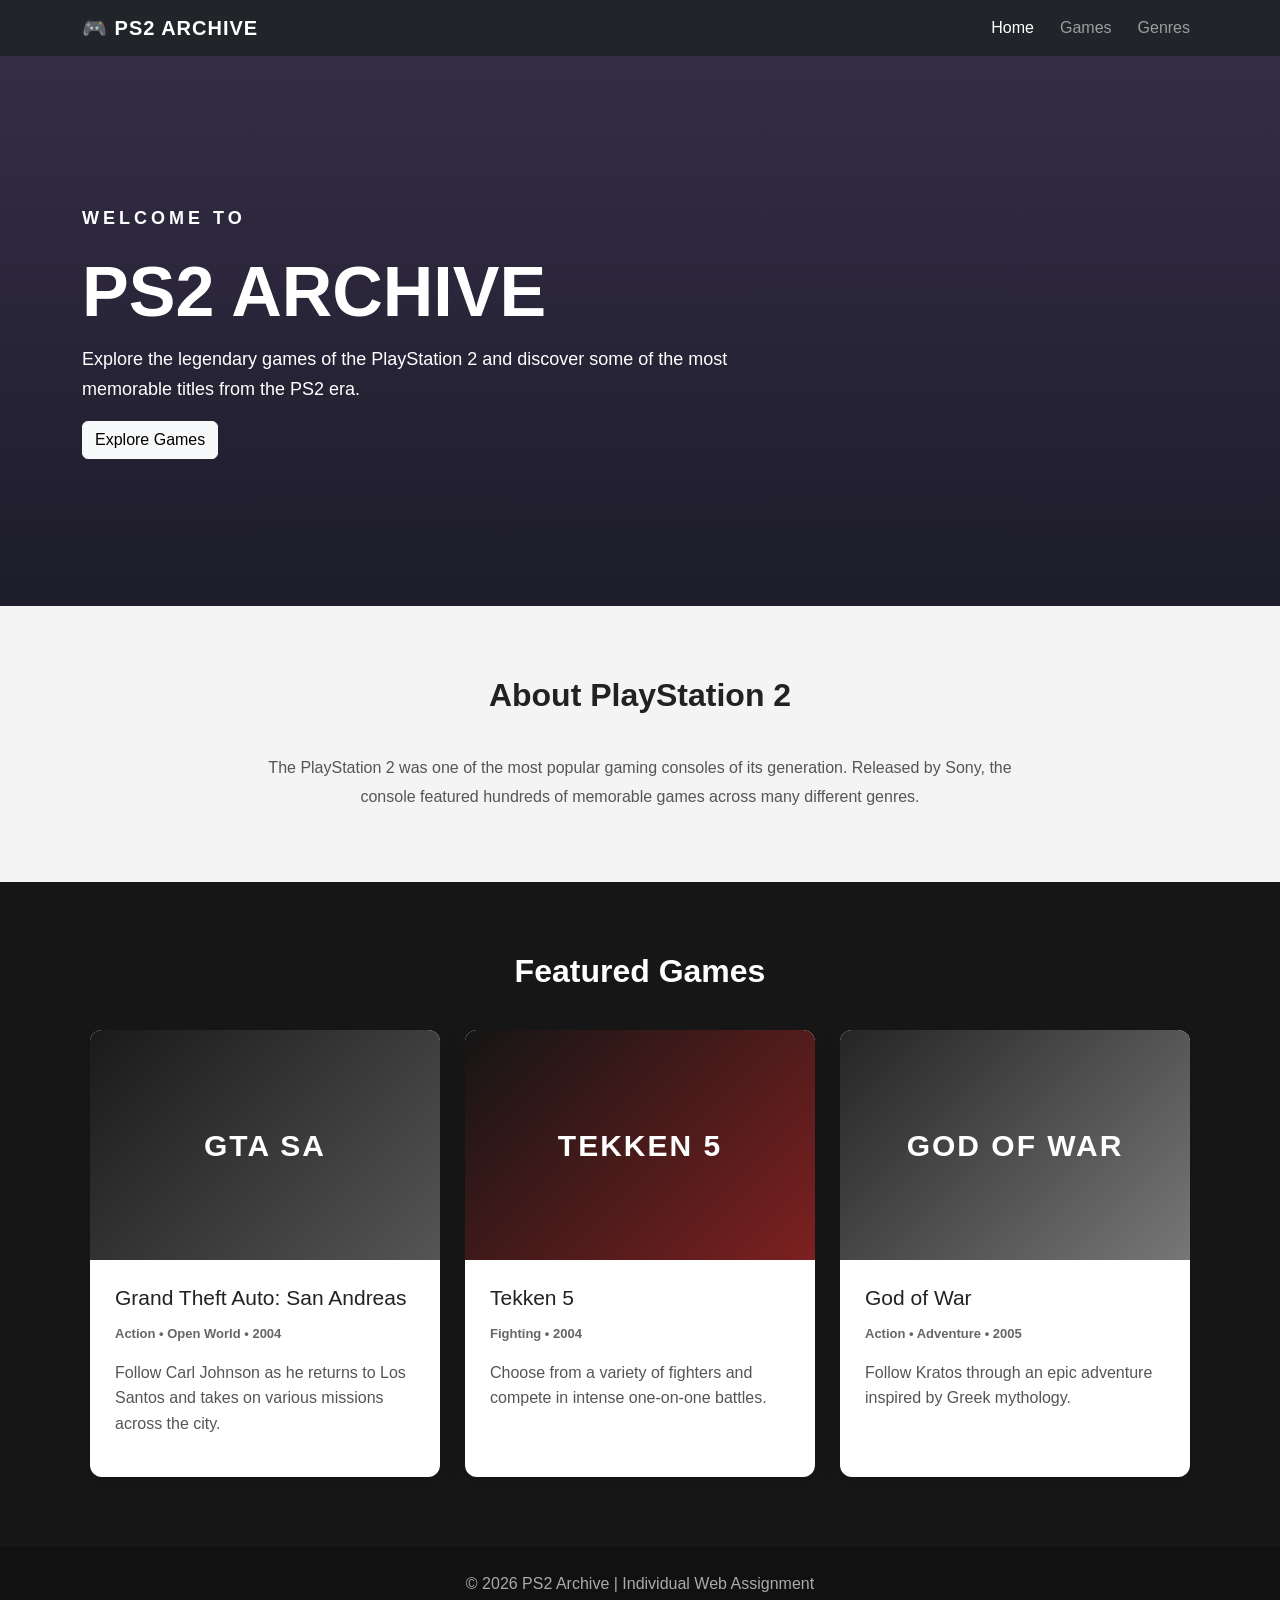
<file: index.html>
<!DOCTYPE html>
<html lang="en">

<head>
    <meta charset="UTF-8">
    <meta name="viewport" content="width=device-width, initial-scale=1.0">

    <title>PS2 Archive - Home</title>

    <!-- Bootstrap CSS -->
    <link
        href="https://cdn.jsdelivr.net/npm/bootstrap@5.3.3/dist/css/bootstrap.min.css"
        rel="stylesheet">

    <!-- Custom CSS -->
    <link rel="stylesheet" href="style.css">
</head>

<body>

    <!-- Navigation Bar -->
    <nav class="navbar navbar-expand-lg navbar-dark bg-dark sticky-top">

        <div class="container">

            <a class="navbar-brand fw-bold" href="index.html">
                🎮 PS2 ARCHIVE
            </a>

            <button
                class="navbar-toggler"
                type="button"
                data-bs-toggle="collapse"
                data-bs-target="#navbarMenu">

                <span class="navbar-toggler-icon"></span>

            </button>

            <div class="collapse navbar-collapse" id="navbarMenu">

                <ul class="navbar-nav ms-auto">

                    <li class="nav-item">
                        <a class="nav-link active" href="index.html">
                            Home
                        </a>
                    </li>

                    <li class="nav-item">
                        <a class="nav-link" href="games.html">
                            Games
                        </a>
                    </li>

                    <li class="nav-item">
                        <a class="nav-link" href="genres.html">
                            Genres
                        </a>
                    </li>

                </ul>

            </div>

        </div>

    </nav>


    <!-- Hero Section -->
    <section class="hero">

        <div class="container">

            <div class="hero-content">

                <p class="small-title">
                    WELCOME TO
                </p>

                <h1>
                    PS2 ARCHIVE
                </h1>

                <p>
                    Explore the legendary games of the
                    PlayStation 2 and discover some of the
                    most memorable titles from the PS2 era.
                </p>

                <a href="games.html" class="btn btn-light">
                    Explore Games
                </a>

            </div>

        </div>

    </section>


    <!-- About Section -->
    <section class="section">

        <div class="container">

            <h2 class="section-title">
                About PlayStation 2
            </h2>

            <p class="text-center about-text">

                The PlayStation 2 was one of the most popular
                gaming consoles of its generation. Released by
                Sony, the console featured hundreds of memorable
                games across many different genres.

            </p>

        </div>

    </section>


    <!-- Featured Games -->
    <section class="section dark-section">

        <div class="container">

            <h2 class="section-title text-white">
                Featured Games
            </h2>


            <!-- Flexbox Container -->
            <div class="game-container">


                <!-- Game Card -->
                <div class="game-card">

                    <div class="game-cover gta">
                        GTA SA
                    </div>

                    <div class="game-info">

                        <h3>
                            Grand Theft Auto: San Andreas
                        </h3>

                        <span>
                            Action • Open World • 2004
                        </span>

                        <p>
                            Follow Carl Johnson as he returns
                            to Los Santos and takes on various
                            missions across the city.
                        </p>

                    </div>

                </div>


                <!-- Game Card -->
                <div class="game-card">

                    <div class="game-cover tekken">
                        TEKKEN 5
                    </div>

                    <div class="game-info">

                        <h3>
                            Tekken 5
                        </h3>

                        <span>
                            Fighting • 2004
                        </span>

                        <p>
                            Choose from a variety of fighters
                            and compete in intense one-on-one
                            battles.
                        </p>

                    </div>

                </div>


                <!-- Game Card -->
                <div class="game-card">

                    <div class="game-cover god">
                        GOD OF WAR
                    </div>

                    <div class="game-info">

                        <h3>
                            God of War
                        </h3>

                        <span>
                            Action • Adventure • 2005
                        </span>

                        <p>
                            Follow Kratos through an epic
                            adventure inspired by Greek mythology.
                        </p>

                    </div>

                </div>

            </div>

        </div>

    </section>


    <!-- Footer -->
    <footer>

        <p>
            © 2026 PS2 Archive | Individual Web Assignment
        </p>

    </footer>


    <!-- Bootstrap JavaScript -->
    <script
        src="https://cdn.jsdelivr.net/npm/bootstrap@5.3.3/dist/js/bootstrap.bundle.min.js">
    </script>

</body>

</html>
</file>
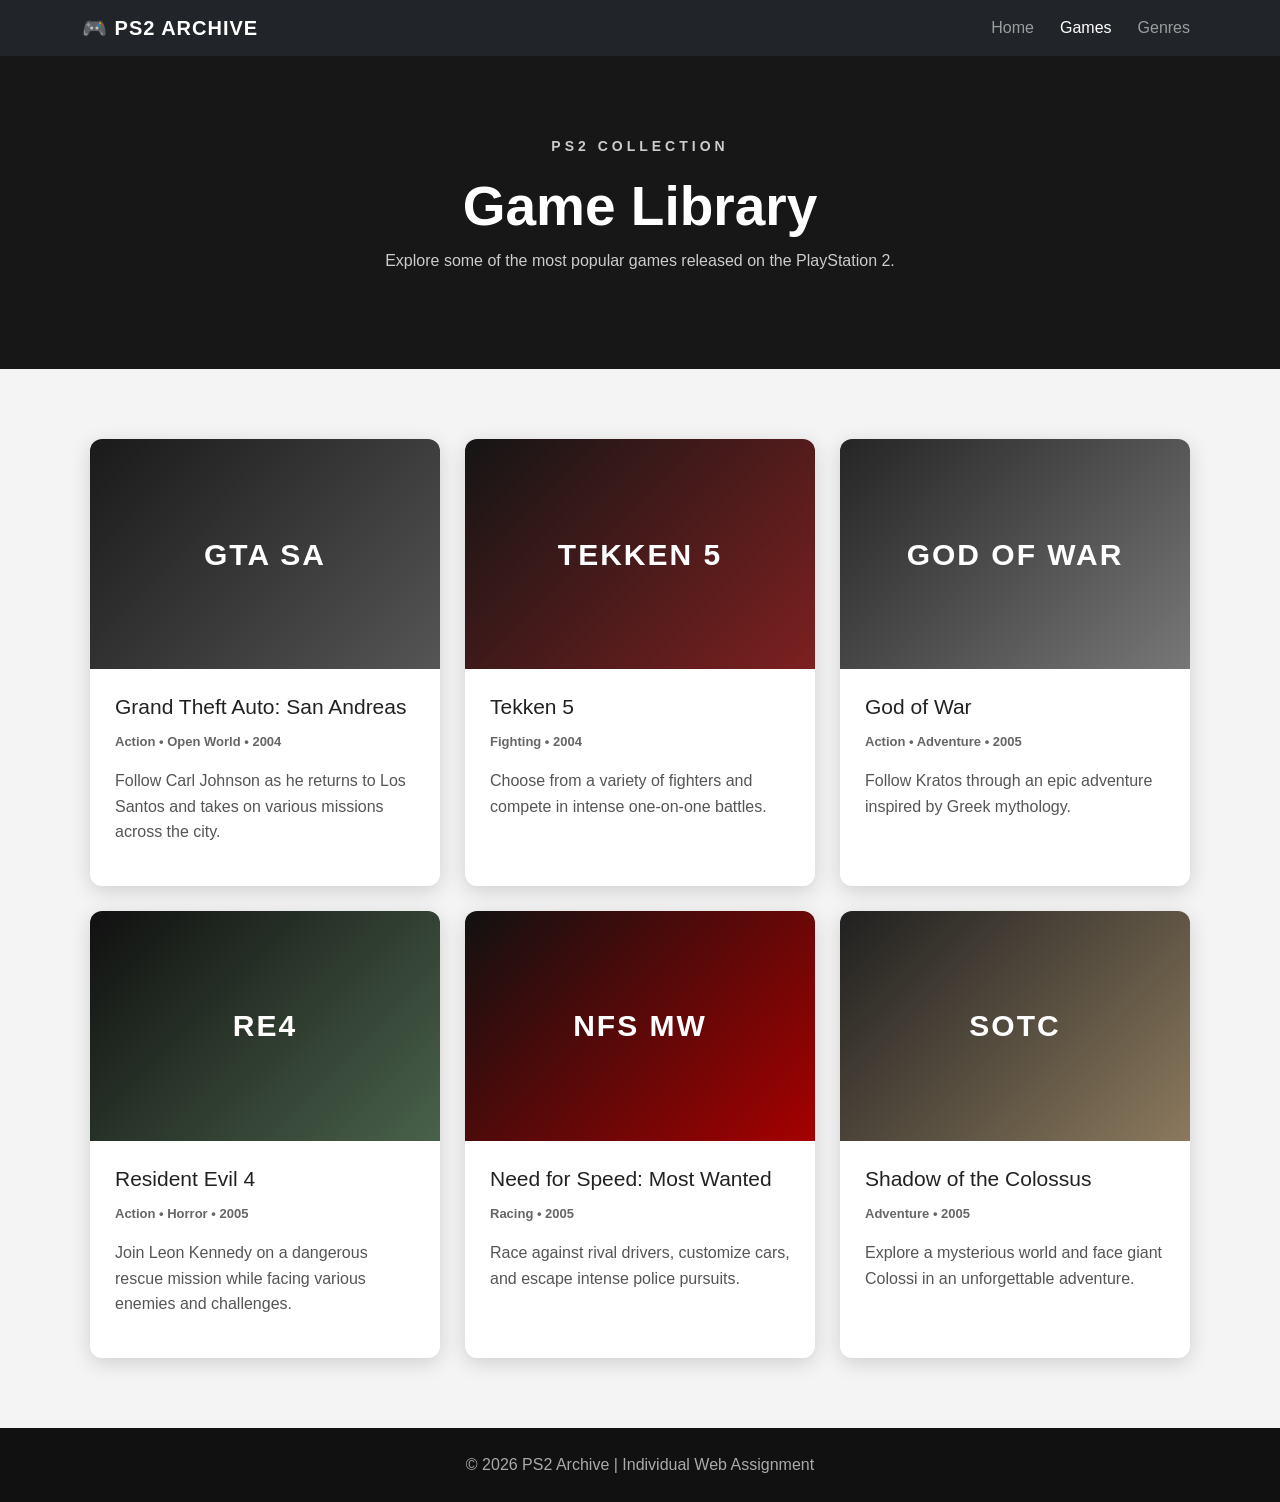
<file: games.html>
<!DOCTYPE html>
<html lang="en">

<head>

    <meta charset="UTF-8">

    <meta
        name="viewport"
        content="width=device-width, initial-scale=1.0">

    <title>PS2 Archive - Games</title>

    <!-- Bootstrap CSS -->
    <link
        href="https://cdn.jsdelivr.net/npm/bootstrap@5.3.3/dist/css/bootstrap.min.css"
        rel="stylesheet">

    <!-- Custom CSS -->
    <link rel="stylesheet" href="style.css">

</head>

<body>


    <!-- Navigation Bar -->
    <nav class="navbar navbar-expand-lg navbar-dark bg-dark sticky-top">

        <div class="container">

            <a class="navbar-brand fw-bold" href="index.html">
                🎮 PS2 ARCHIVE
            </a>


            <button
                class="navbar-toggler"
                type="button"
                data-bs-toggle="collapse"
                data-bs-target="#navbarMenu">

                <span class="navbar-toggler-icon"></span>

            </button>


            <div class="collapse navbar-collapse" id="navbarMenu">

                <ul class="navbar-nav ms-auto">

                    <li class="nav-item">
                        <a class="nav-link" href="index.html">
                            Home
                        </a>
                    </li>

                    <li class="nav-item">
                        <a class="nav-link active" href="games.html">
                            Games
                        </a>
                    </li>

                    <li class="nav-item">
                        <a class="nav-link" href="genres.html">
                            Genres
                        </a>
                    </li>

                </ul>

            </div>

        </div>

    </nav>


    <!-- Page Header -->
    <section class="page-header">

        <div class="container">

            <p class="small-title">
                PS2 COLLECTION
            </p>

            <h1>
                Game Library
            </h1>

            <p>
                Explore some of the most popular games
                released on the PlayStation 2.
            </p>

        </div>

    </section>


    <!-- Game Library -->
    <section class="section">

        <div class="container">


            <!-- Flexbox Container -->
            <div class="game-container">


                <!-- Game 1 -->
                <div class="game-card">

                    <div class="game-cover gta">
                        GTA SA
                    </div>

                    <div class="game-info">

                        <h3>
                            Grand Theft Auto: San Andreas
                        </h3>

                        <span>
                            Action • Open World • 2004
                        </span>

                        <p>
                            Follow Carl Johnson as he returns
                            to Los Santos and takes on various
                            missions across the city.
                        </p>

                    </div>

                </div>


                <!-- Game 2 -->
                <div class="game-card">

                    <div class="game-cover tekken">
                        TEKKEN 5
                    </div>

                    <div class="game-info">

                        <h3>
                            Tekken 5
                        </h3>

                        <span>
                            Fighting • 2004
                        </span>

                        <p>
                            Choose from a variety of fighters
                            and compete in intense one-on-one
                            battles.
                        </p>

                    </div>

                </div>


                <!-- Game 3 -->
                <div class="game-card">

                    <div class="game-cover god">
                        GOD OF WAR
                    </div>

                    <div class="game-info">

                        <h3>
                            God of War
                        </h3>

                        <span>
                            Action • Adventure • 2005
                        </span>

                        <p>
                            Follow Kratos through an epic
                            adventure inspired by Greek mythology.
                        </p>

                    </div>

                </div>


                <!-- Game 4 -->
                <div class="game-card">

                    <div class="game-cover re">
                        RE4
                    </div>

                    <div class="game-info">

                        <h3>
                            Resident Evil 4
                        </h3>

                        <span>
                            Action • Horror • 2005
                        </span>

                        <p>
                            Join Leon Kennedy on a dangerous
                            rescue mission while facing
                            various enemies and challenges.
                        </p>

                    </div>

                </div>


                <!-- Game 5 -->
                <div class="game-card">

                    <div class="game-cover nfs">
                        NFS MW
                    </div>

                    <div class="game-info">

                        <h3>
                            Need for Speed: Most Wanted
                        </h3>

                        <span>
                            Racing • 2005
                        </span>

                        <p>
                            Race against rival drivers,
                            customize cars, and escape
                            intense police pursuits.
                        </p>

                    </div>

                </div>


                <!-- Game 6 -->
                <div class="game-card">

                    <div class="game-cover sotc">
                        SOTC
                    </div>

                    <div class="game-info">

                        <h3>
                            Shadow of the Colossus
                        </h3>

                        <span>
                            Adventure • 2005
                        </span>

                        <p>
                            Explore a mysterious world and
                            face giant Colossi in an unforgettable
                            adventure.
                        </p>

                    </div>

                </div>


            </div>

        </div>

    </section>


    <!-- Footer -->
    <footer>

        <p>
            © 2026 PS2 Archive | Individual Web Assignment
        </p>

    </footer>


    <!-- Bootstrap JavaScript -->
    <script
        src="https://cdn.jsdelivr.net/npm/bootstrap@5.3.3/dist/js/bootstrap.bundle.min.js">
    </script>

</body>

</html>
</file>
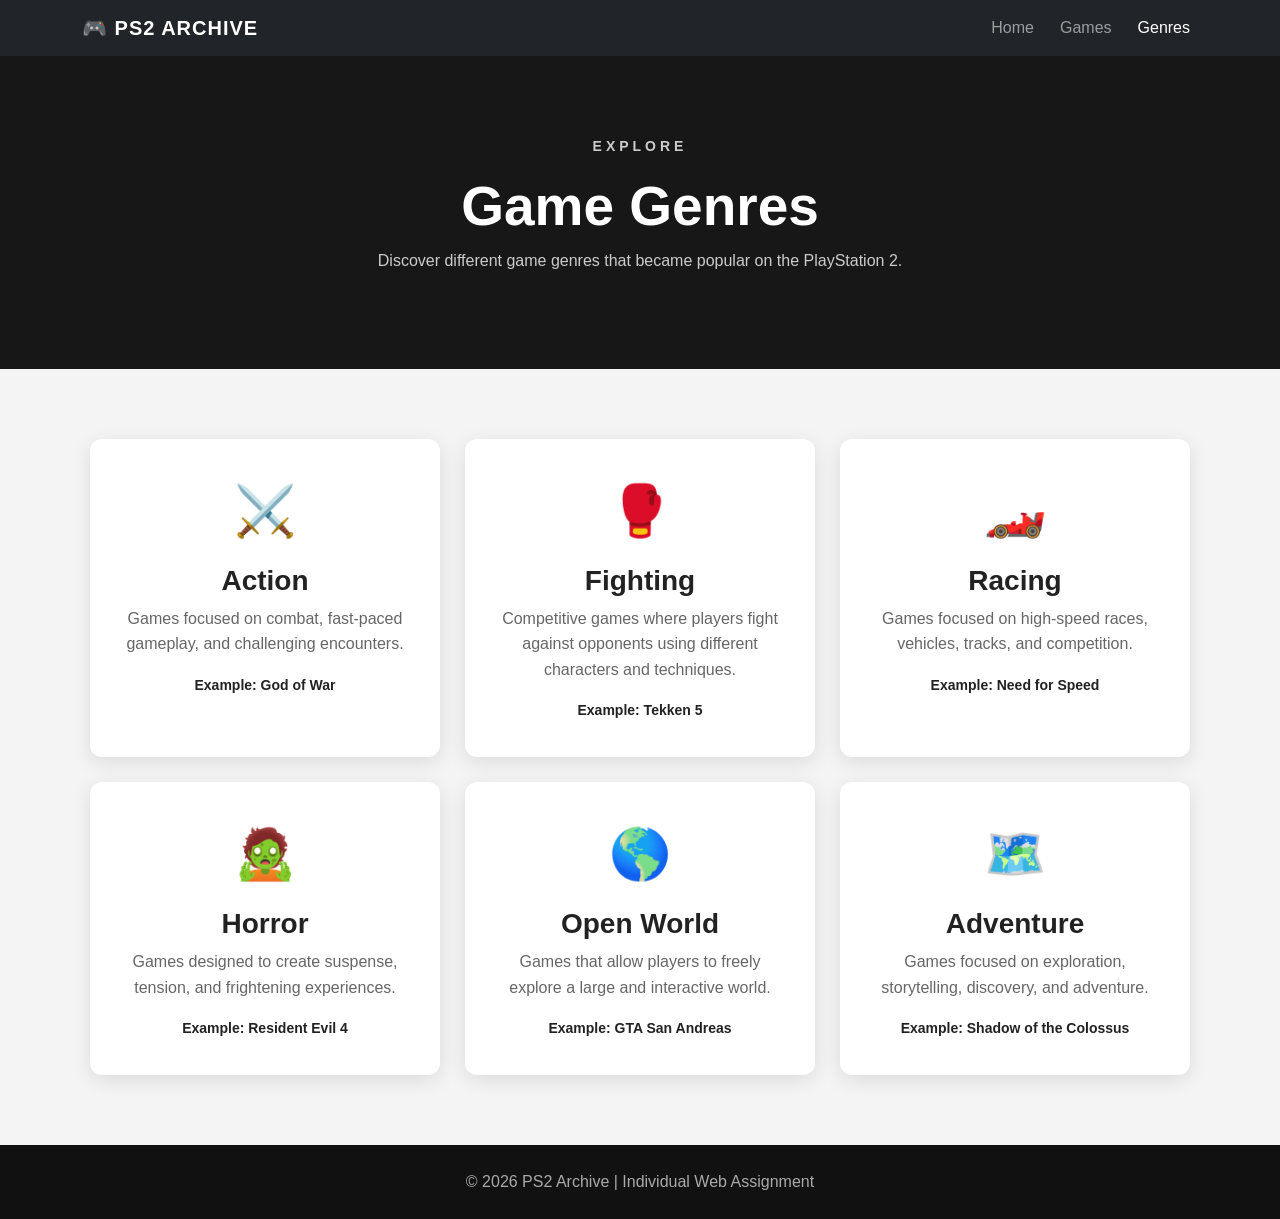
<file: genres.html>
<!DOCTYPE html>
<html lang="en">

<head>

    <meta charset="UTF-8">

    <meta
        name="viewport"
        content="width=device-width, initial-scale=1.0">

    <title>PS2 Archive - Genres</title>

    <!-- Bootstrap CSS -->
    <link
        href="https://cdn.jsdelivr.net/npm/bootstrap@5.3.3/dist/css/bootstrap.min.css"
        rel="stylesheet">

    <!-- Custom CSS -->
    <link rel="stylesheet" href="style.css">

</head>

<body>


    <!-- Navigation Bar -->
    <nav class="navbar navbar-expand-lg navbar-dark bg-dark sticky-top">

        <div class="container">

            <a class="navbar-brand fw-bold" href="index.html">
                🎮 PS2 ARCHIVE
            </a>


            <button
                class="navbar-toggler"
                type="button"
                data-bs-toggle="collapse"
                data-bs-target="#navbarMenu">

                <span class="navbar-toggler-icon"></span>

            </button>


            <div class="collapse navbar-collapse" id="navbarMenu">

                <ul class="navbar-nav ms-auto">

                    <li class="nav-item">
                        <a class="nav-link" href="index.html">
                            Home
                        </a>
                    </li>

                    <li class="nav-item">
                        <a class="nav-link" href="games.html">
                            Games
                        </a>
                    </li>

                    <li class="nav-item">
                        <a class="nav-link active" href="genres.html">
                            Genres
                        </a>
                    </li>

                </ul>

            </div>

        </div>

    </nav>


    <!-- Page Header -->
    <section class="page-header">

        <div class="container">

            <p class="small-title">
                EXPLORE
            </p>

            <h1>
                Game Genres
            </h1>

            <p>
                Discover different game genres that became
                popular on the PlayStation 2.
            </p>

        </div>

    </section>


    <!-- Genre Section -->
    <section class="section">

        <div class="container">


            <!-- Flexbox Container -->
            <div class="genre-container">


                <!-- Action -->
                <div class="genre-card">

                    <div class="genre-icon">
                        ⚔️
                    </div>

                    <h3>
                        Action
                    </h3>

                    <p>
                        Games focused on combat, fast-paced
                        gameplay, and challenging encounters.
                    </p>

                    <span>
                        Example: God of War
                    </span>

                </div>


                <!-- Fighting -->
                <div class="genre-card">

                    <div class="genre-icon">
                        🥊
                    </div>

                    <h3>
                        Fighting
                    </h3>

                    <p>
                        Competitive games where players fight
                        against opponents using different
                        characters and techniques.
                    </p>

                    <span>
                        Example: Tekken 5
                    </span>

                </div>


                <!-- Racing -->
                <div class="genre-card">

                    <div class="genre-icon">
                        🏎️
                    </div>

                    <h3>
                        Racing
                    </h3>

                    <p>
                        Games focused on high-speed races,
                        vehicles, tracks, and competition.
                    </p>

                    <span>
                        Example: Need for Speed
                    </span>

                </div>


                <!-- Horror -->
                <div class="genre-card">

                    <div class="genre-icon">
                        🧟
                    </div>

                    <h3>
                        Horror
                    </h3>

                    <p>
                        Games designed to create suspense,
                        tension, and frightening experiences.
                    </p>

                    <span>
                        Example: Resident Evil 4
                    </span>

                </div>


                <!-- Open World -->
                <div class="genre-card">

                    <div class="genre-icon">
                        🌎
                    </div>

                    <h3>
                        Open World
                    </h3>

                    <p>
                        Games that allow players to freely
                        explore a large and interactive world.
                    </p>

                    <span>
                        Example: GTA San Andreas
                    </span>

                </div>


                <!-- Adventure -->
                <div class="genre-card">

                    <div class="genre-icon">
                        🗺️
                    </div>

                    <h3>
                        Adventure
                    </h3>

                    <p>
                        Games focused on exploration,
                        storytelling, discovery, and adventure.
                    </p>

                    <span>
                        Example: Shadow of the Colossus
                    </span>

                </div>


            </div>

        </div>

    </section>


    <!-- Footer -->
    <footer>

        <p>
            © 2026 PS2 Archive | Individual Web Assignment
        </p>

    </footer>


    <!-- Bootstrap JavaScript -->
    <script
        src="https://cdn.jsdelivr.net/npm/bootstrap@5.3.3/dist/js/bootstrap.bundle.min.js">
    </script>

</body>

</html>
</file>
<file: style.css>
/* =========================
   GLOBAL
========================= */

* {
    margin: 0;
    padding: 0;
    box-sizing: border-box;
}

body {
    font-family: Arial, sans-serif;
    background-color: #f4f4f4;
    color: #222;
}


/* =========================
   NAVBAR
========================= */

.navbar-brand {
    letter-spacing: 1px;
}

.nav-link {
    margin-left: 10px;
}


/* =========================
   HERO SECTION
========================= */

.hero {
    min-height: 550px;

    display: flex;
    align-items: center;

    background:
        linear-gradient(
            rgba(20, 10, 40, 0.85),
            rgba(5, 5, 20, 0.9)
        );

    color: white;
}

.hero-content {
    max-width: 700px;
}

.small-title {
    letter-spacing: 4px;
    font-size: 14px;
    font-weight: bold;
}

.hero h1 {
    font-size: 70px;
    font-weight: 900;
    margin: 10px 0;
}

.hero p {
    font-size: 18px;
    line-height: 1.7;
}


/* =========================
   SECTION
========================= */

.section {
    padding: 70px 0;
}

.dark-section {
    background-color: #171717;
}

.section-title {
    text-align: center;
    font-weight: bold;
    margin-bottom: 40px;
}

.about-text {
    max-width: 800px;
    margin: auto;
    line-height: 1.8;
    color: #555;
}


/* =========================
   GAME FLEXBOX
========================= */

.game-container {

    display: flex;

    flex-wrap: wrap;

    justify-content: center;

    gap: 25px;
}


/* =========================
   GAME CARD
========================= */

.game-card {

    background-color: white;

    width: 350px;

    border-radius: 12px;

    overflow: hidden;

    box-shadow:
        0 5px 20px rgba(0, 0, 0, 0.15);

    transition: 0.3s;
}

.game-card:hover {

    transform: translateY(-8px);

    box-shadow:
        0 12px 30px rgba(0, 0, 0, 0.25);
}


/* =========================
   GAME COVER
========================= */

.game-cover {

    height: 230px;

    display: flex;

    justify-content: center;

    align-items: center;

    color: white;

    font-size: 30px;

    font-weight: 900;

    letter-spacing: 2px;
}


/* Game Cover Styles */

.gta {
    background: linear-gradient(
        135deg,
        #1a1a1a,
        #555
    );
}

.tekken {
    background: linear-gradient(
        135deg,
        #151515,
        #7d2020
    );
}

.god {
    background: linear-gradient(
        135deg,
        #252525,
        #777
    );
}

.re {
    background: linear-gradient(
        135deg,
        #101010,
        #49624b
    );
}

.nfs {
    background: linear-gradient(
        135deg,
        #111,
        #a60000
    );
}

.sotc {
    background: linear-gradient(
        135deg,
        #202020,
        #8b795d
    );
}


/* =========================
   GAME INFORMATION
========================= */

.game-info {
    padding: 25px;
}

.game-info h3 {
    font-size: 21px;
    margin-bottom: 10px;
}

.game-info span {
    font-size: 13px;
    font-weight: bold;
    color: #666;
}

.game-info p {
    margin-top: 15px;
    line-height: 1.6;
    color: #555;
}


/* =========================
   PAGE HEADER
========================= */

.page-header {

    background-color: #171717;

    color: white;

    padding: 80px 0;

    text-align: center;
}

.page-header h1 {

    font-size: 55px;

    font-weight: 900;

    margin: 10px 0;
}

.page-header p {
    color: #ccc;
}


/* =========================
   GENRE FLEXBOX
========================= */

.genre-container {

    display: flex;

    flex-wrap: wrap;

    justify-content: center;

    gap: 25px;
}


/* =========================
   GENRE CARD
========================= */

.genre-card {

    background-color: white;

    width: 350px;

    padding: 35px;

    border-radius: 12px;

    text-align: center;

    box-shadow:
        0 5px 20px rgba(0, 0, 0, 0.1);

    transition: 0.3s;
}

.genre-card:hover {
    transform: translateY(-7px);
}

.genre-icon {
    font-size: 50px;
    margin-bottom: 15px;
}

.genre-card h3 {
    font-weight: bold;
}

.genre-card p {

    color: #666;

    line-height: 1.6;
}

.genre-card span {

    font-size: 14px;

    font-weight: bold;
}


/* =========================
   FOOTER
========================= */

footer {

    background-color: #111;

    color: #aaa;

    text-align: center;

    padding: 25px;
}

footer p {
    margin: 0;
}


/* =========================
   RESPONSIVE DESIGN
========================= */

@media (max-width: 768px) {

    .hero {

        min-height: 500px;

        text-align: center;
    }


    .hero h1 {
        font-size: 45px;
    }


    .hero p {
        font-size: 16px;
    }


    .page-header h1 {
        font-size: 40px;
    }


    /* Change Flexbox Direction */
    .game-container,
    .genre-container {

        flex-direction: column;

        align-items: center;
    }


    .game-card,
    .genre-card {

        width: 100%;

        max-width: 450px;
    }


    .game-cover {
        height: 200px;
    }

}


/* =========================
   SMALL SCREEN
========================= */

@media (max-width: 480px) {

    .hero h1 {
        font-size: 35px;
    }


    .hero {

        padding: 40px 20px;
    }


    .section {

        padding: 50px 15px;
    }


    .game-info {

        padding: 20px;
    }


    .page-header {

        padding: 60px 15px;
    }

}
</file>
